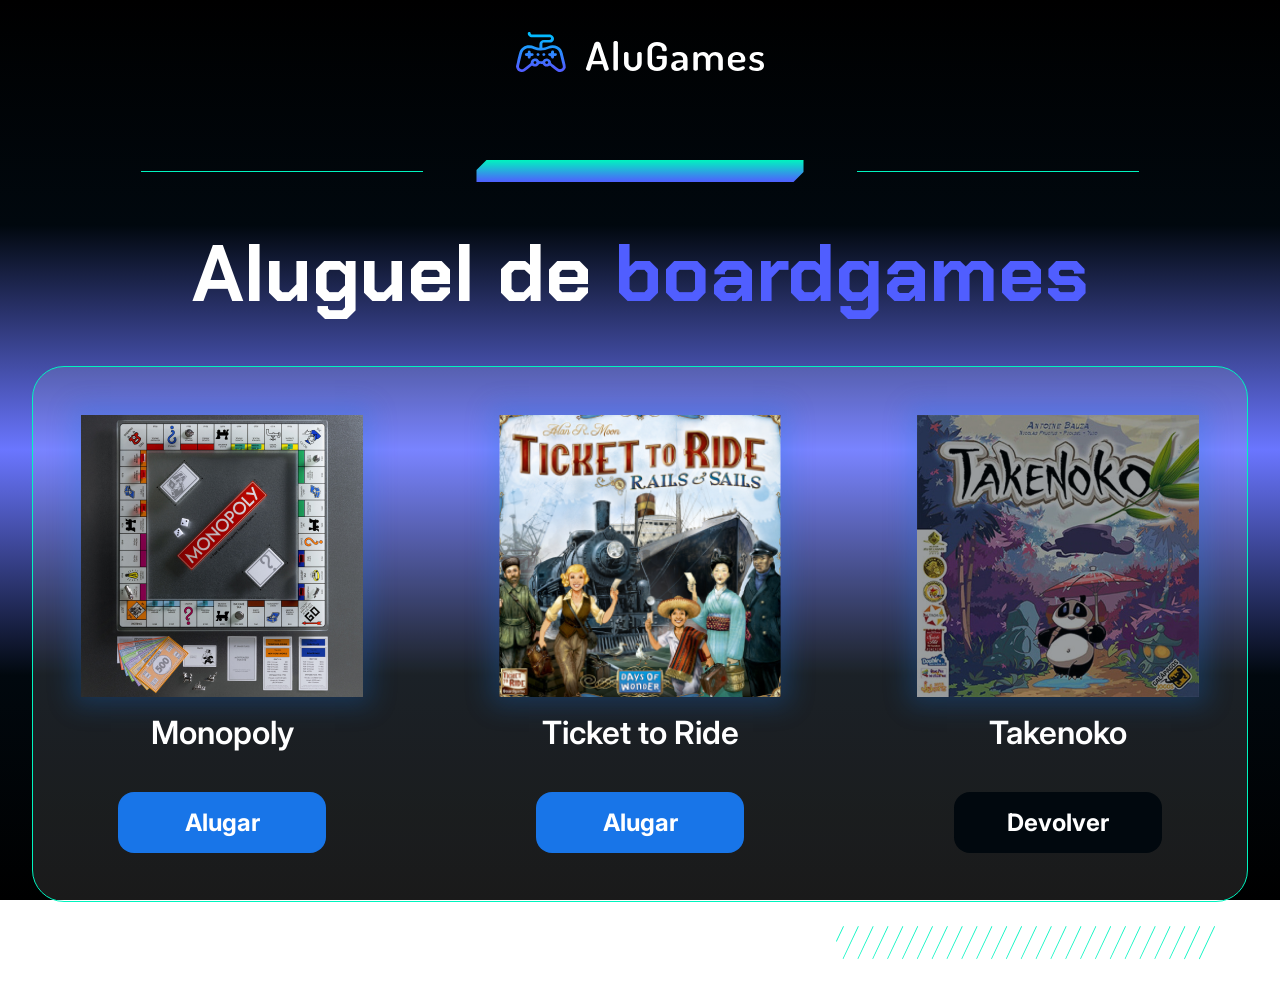
<file: alugames/index.html>
<!DOCTYPE html>
<html lang="en">

<head>
    <meta charset="UTF-8">
    <meta name="viewport" content="width=device-width, initial-scale=1.0">
    <title>AluGames</title>
    <link rel="stylesheet" href="css/main.css">
</head>

<body class="body">
    <main class="container main">
        <img src="img/logo.svg" alt="Logo AluGames">
        <section class="divisor">
            <div class="divisor__line"></div>
            <img src="img/fade_bar.svg" alt="Visual bar" class="divisor__bar">
            <div class="divisor__line"></div>
        </section>
        <h1 class="page-title">Aluguel de <span class="page-title__emphasis">boardgames</span></h1>
        <section class="dashboard">
            <ul class="dashboard__items">
                <li class="dashboard__items__item" id="game-1">
                    <div class="dashboard__item__img">
                        <img src="img/monopoly.png" alt="Capa jogo Monopoly">
                    </div>
                    <p class="dashboard__item__name">Monopoly</p>
                    <a onclick="alterarStatus(1)" href="#" class="dashboard__item__button">Alugar</a>
                </li>
                <li class="dashboard__items__item" id="game-2">
                    <div class="dashboard__item__img">
                        <img src="img/ticket_to_ride.png" alt="Capa jogo Ticket to Ride">
                    </div>
                    <p class="dashboard__item__name">Ticket to Ride</p>
                    <a onclick="alterarStatus(2)" href="#" class="dashboard__item__button">Alugar</a>
                </li>
                <li class="dashboard__items__item" id="game-3">
                    <div class="dashboard__item__img dashboard__item__img--rented">
                        <img src="img/takenoko.png" alt="Capa jogo Takenoko">
                    </div>
                    <p class="dashboard__item__name">Takenoko</p>
                    <a onclick="alterarStatus(3)" href="#" class="dashboard__item__button dashboard__item__button--return">Devolver</a>
                </li>
            </ul>
        </section>
        <img src="img/hachuras.svg" alt="Visual hachuras" class="hachuras">
    </main>

    <script src="js/app.js"></script>
</body>

</html>
</file>
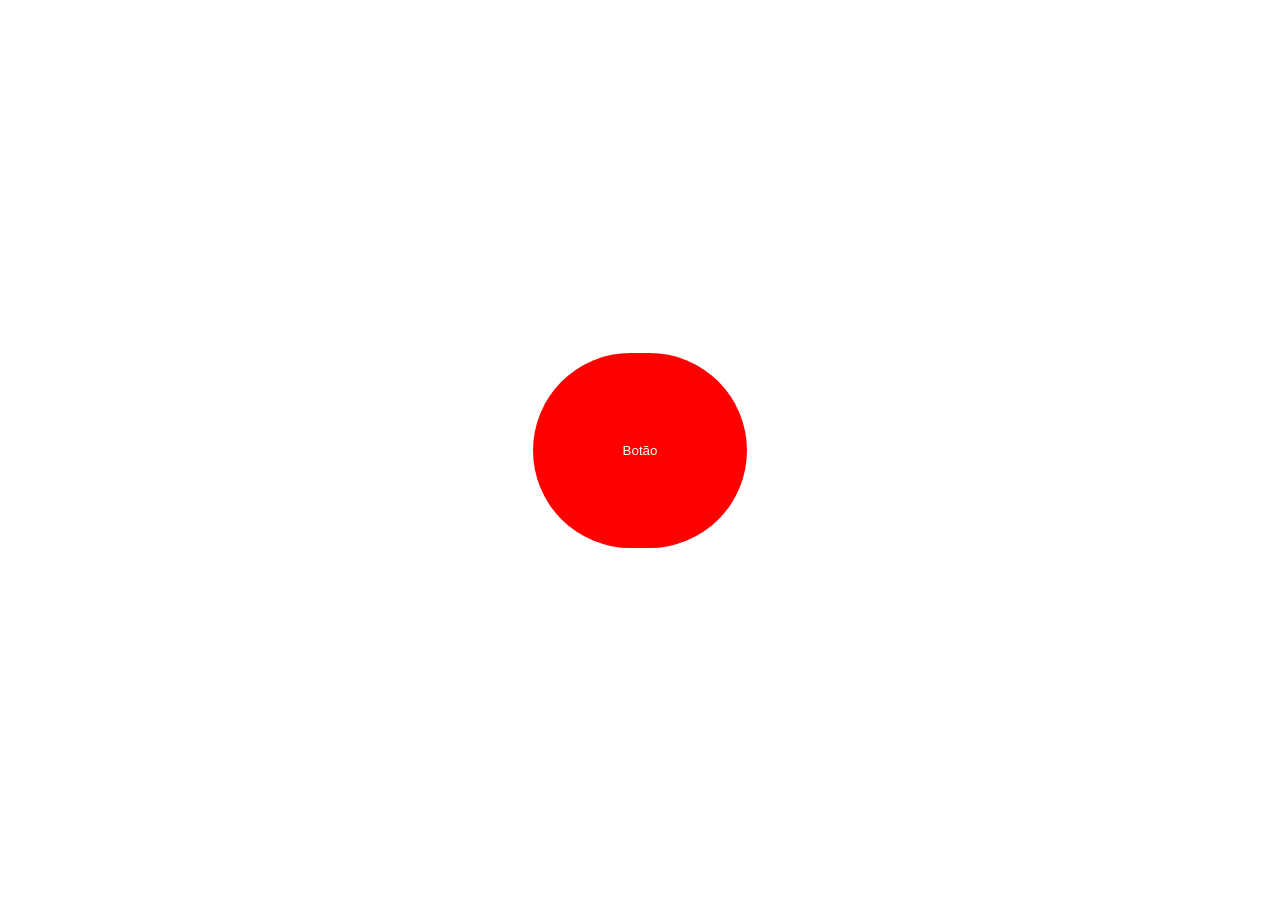
<file: desafio 2 - frutas/index.html>
<!DOCTYPE html>
<html lang="pt-br">
<head>
    <meta charset="UTF-8">
    <meta name="viewport" content="width=device-width, initial-scale=1.0">
    <title>Botão</title>
    <link rel="stylesheet" href="style.css">
</head>
<body>

    <div id="listaDeFrutas">

        <button id="botao" onclick=mostraLista()>Botão</button>

        
    </div>

    

    <script src="app.js" defer></script>

</body>
</html>
</file>
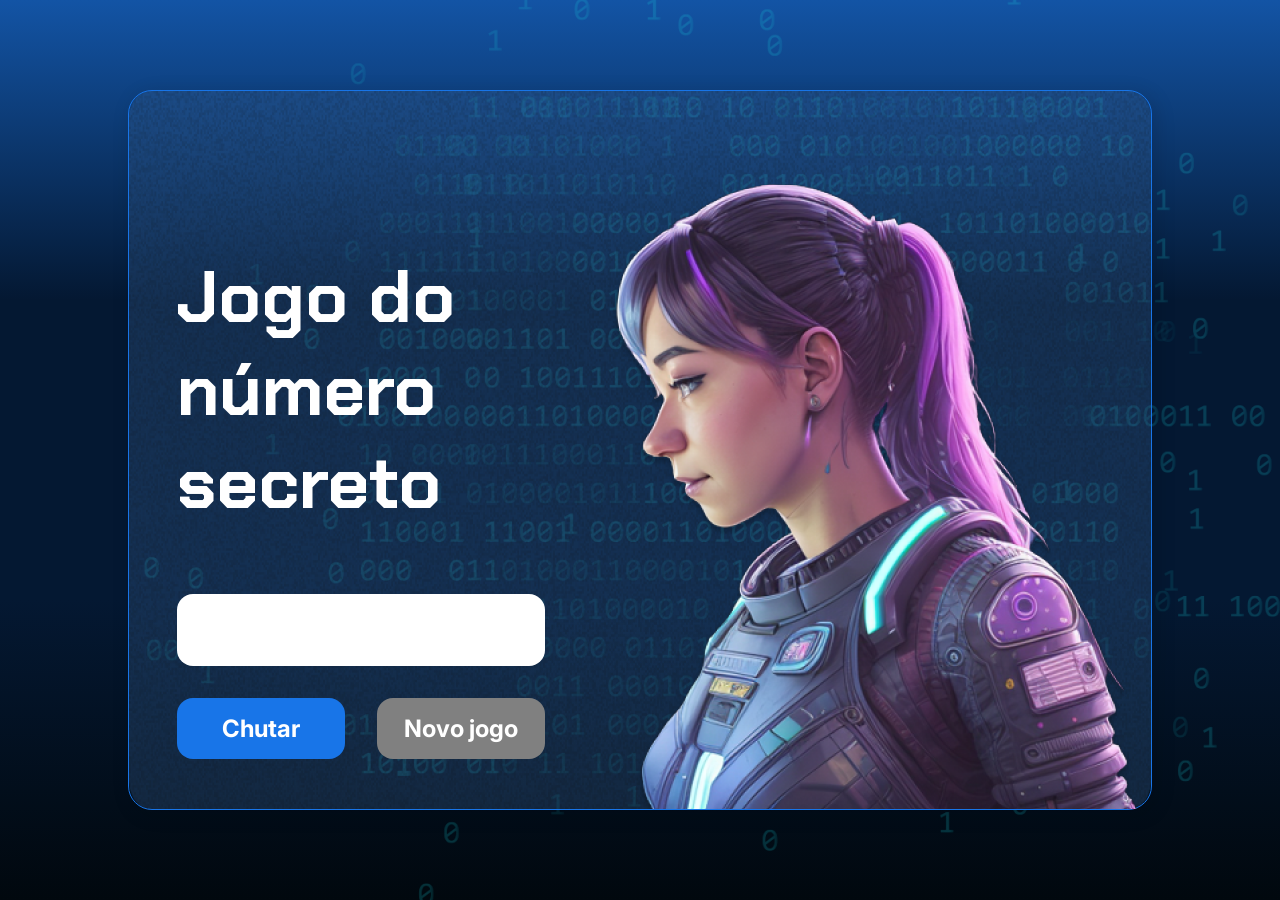
<file: js-curso-2-aula1/index.html>
<!DOCTYPE html>
<html lang="pt-br">

<head>
    <meta charset="UTF-8">
    <meta name="viewport" content="width=device-width, initial-scale=1.0">
    <script src="https://code.responsivevoice.org/responsivevoice.js"></script>
    <link rel="preconnect" href="https://fonts.googleapis.com">
    <link rel="preconnect" href="https://fonts.gstatic.com" crossorigin>
    <link href="https://fonts.googleapis.com/css2?family=Chakra+Petch:wght@700&family=Inter:wght@400;700&display=swap"
        rel="stylesheet">
    <link rel="stylesheet" href="style.css">
    <title>JS Game</title>
</head>

<body>

    <div class="container">
        <div class="container__conteudo">
            <div class="container__informacoes">
                <div class="container__texto">
                    <h1></h1>
                    <p class="texto__paragrafo"></p>
                </div>
                <input type="number" min="1" max="10" class="container__input">
                <div class="chute container__botoes">
                    <button onclick="verificarChute()" class="container__botao">Chutar</button>
                    <button onclick="reiniciarJogo()" id="reiniciar" class="container__botao" disabled>Novo jogo</button>
                </div>
            </div>
            <img src="./img/ia.png" alt="Uma pessoa olhando para a esquerda" class="container__imagem-pessoa" />
        </div>
    </div>




    <script src="app.js" defer></script>
</body>

</html>
</file>
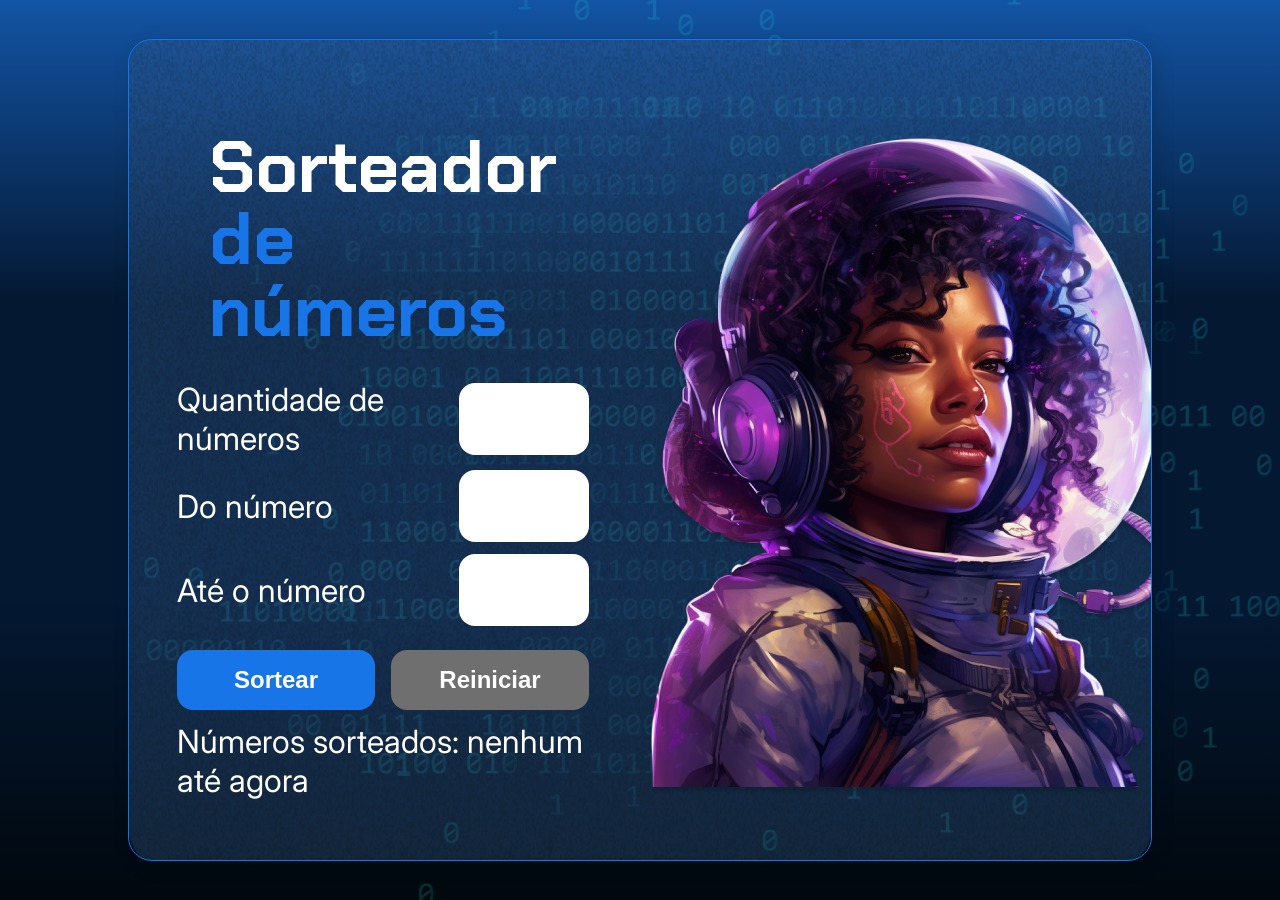
<file: sorteador-numeros/index.html>
<!DOCTYPE html>
<html lang="pt-br">

<head>
    <meta charset="UTF-8">
    <meta name="viewport" content="width=device-width, initial-scale=1.0">
    <link rel="preconnect" href="https://fonts.googleapis.com">
    <link rel="preconnect" href="https://fonts.gstatic.com" crossorigin>
    <link href="https://fonts.googleapis.com/css2?family=Chakra+Petch:wght@700&family=Inter:wght@400;700&display=swap" rel="stylesheet">
    <link rel="stylesheet" href="style.css">
    <title>Sorteador de números</title>
</head>

<body>
    <div class="container">
        <div class="container__conteudo">
            <div class="container__informacoes">
                <div class="container__texto">
                    <h1>Sorteador<span class="container__texto-azul"> de números</span></h1>

                    <div class="container__campo">
                        <label class="texto__paragrafo">Quantidade de números</label>
                        <input class="container__input" id="quantidade" type="number" min="1">
                    </div>
                    
                    <div class="container__campo">
                        <label class="texto__paragrafo">Do número</label>
                        <input class="container__input" id="de" type="number" min="1">
                    </div>
                    
                    <div class="container__campo">
                        <label class="texto__paragrafo">Até o número</label>
                        <input class="container__input" id="ate" type="number" min="1">
                    </div>
                </div>
                
                <div class="chute container__botoes">
                    <button onclick="sortear()" id="btn-sortear" class="container__botao">Sortear</button>
                    <button onclick="reiniciar()" id="btn-reiniciar" class="container__botao-desabilitado" >Reiniciar</button>
                </div>

                <div class="container__texto" id="resultado">
                   <label class="texto__paragrafo">Números sorteados:  nenhum até agora</label> 
                </div>
            </div>

            <img src="./img/ia.png" alt="Uma pessoa com capacete de astronauta" class="container__imagem-pessoa" />
        </div>
    </div>

    <script src="app.js" defer></script>
</body>

</html>
</file>
<file: alugames/css/main.css>
@import url(_reset.css);
@import url('https://fonts.googleapis.com/css2?family=Chakra+Petch:wght@700&family=Inter:wght@600;700&display=swap');

.body {
    color: #FFFFFF;

    min-height: 100vh;

    background: rgb(0, 0, 0);
    background: linear-gradient(to bottom, rgba(0, 0, 0, 1) 0%, rgba(1, 8, 14, 1) 25%, rgba(80, 94, 255, 0.85) 50%, rgba(1, 8, 14, 1) 75%, rgba(0, 0, 0, 1) 100%);
    background-repeat: no-repeat;
    background-attachment: fixed;

    display: flex;
    flex-direction: column;
    justify-content: center;

    padding: 2rem;
}

@media screen and (min-width: 1440px) {
    .body {
        padding: 2rem calc((100vw - 1086px)/2);
    }
}

.main {
    display: flex;
    flex-direction: column;
    align-items: center;
}

.divisor {
    display: flex;
    gap: 53px;
    align-items: center;

    margin: 88px 0px 40px;
}

.divisor__line {
    height: 1px;
    width: 282px;
    background-color: #00F4BF;
}

.page-title {
    font-family: 'Chakra Petch', sans-serif;
    font-weight: 700;
    font-size: 5rem;

    margin-bottom: 2.5rem;
}

.page-title__emphasis {
    color: #505EFF;
}

.dashboard {
    background-color: rgba(255, 255, 255, 0.1);

    border-radius: 2rem;
    border-width: 1px;
    border-style: solid;
    border-color: #00F4BF;

    padding: 3rem;
    width: 100%;
}

.dashboard__items {
    display: flex;
    justify-content: space-between;
}

.dashboard__items__item {
    display: flex;
    flex-direction: column;
    align-items: center;
    justify-content: flex-start;

    font-family: 'Inter', sans-serif;
}

.dashboard__item__img {
    box-shadow: 0px 0px 24px 8px rgba(24, 118, 232, 0.25);

    margin-bottom: 1rem;
}

.dashboard__item__img--rented {
    position: relative;
}

.dashboard__item__img--rented::after {
    content: "";
    display: block;
    width: 100%;
    height: 100%;

    position: absolute;
    top: 0;
    
    background-color: rgba(1, 8, 14, 0.4);
}

.dashboard__item__name {
    font-weight: 600;
    font-size: 2rem;

    margin-bottom: 2.5rem;
}

.dashboard__item__button {
    display: flex;
    justify-content: center;

    font-weight: 700;
    font-size: 1.5rem;

    padding: 1rem 1.5rem;
    min-width: 13rem;

    border-radius: 1rem;

    background-color: #1875E8;
}

.dashboard__item__button--return {
    background-color: #01080E;
}

.hachuras {
    margin-top: 1.5rem;
    margin-right: 33px;
    align-self: flex-end;
}
</file>
<file: desafio 2 - frutas/style.css>
/* body {
    margin: 0;
    display: flex;
    justify-content: center;
    align-items: center;
    height: 100vh;
}

button {
    background-color: red;
    color: white;
    border: none;
    padding: 50px 50px;
    cursor: pointer;
}

button {
    border-radius: 100px;
  } */

  body {
    margin: 0;
    display: flex;
    justify-content: center;
    align-items: center;
    height: 100vh;
}

button {
    background-color: red;
    color: white;
    border: none;
    padding: 90px 90px;
    cursor: pointer;
    border-radius: 100px;
}

#listaDeFrutas{
    box-sizing: border-box;
    margin: 0;
    padding: 0;
    color: black;
}
</file>
<file: js-curso-2-aula1/style.css>
* {
    box-sizing: border-box;
    margin: 0;
    padding: 0;
    color: white;
}

body {
    background: linear-gradient(#1354A5 0%, #041832 33.33%, #041832 66.67%, #01080E 100%);
    height: 100vh;
    display: flex;
    align-items: center;
    justify-content: center;
}


body::before {
    background-image: url("img/code.png");
    background-repeat: no-repeat;
    background-position: right;
    content: "";
    display: block;
    position: absolute;
    width: 100%;
    height: 100%;
    opacity: 0.4;
}

.container {
    width: 80%;
    height: 80%;
    display: flex;
    align-items: center;
    justify-content: space-between;
    border-radius: 24px;
    border: 1px solid #1875E8;
    box-shadow: 4px 4px 20px 0px rgba(1, 8, 14, 0.15);
    background-image: url("img/Ruido.png");
    background-size: 100% 100%;
    position: relative;
}


.container__conteudo {
    display: flex;
    align-items: center;
    position: absolute;
    bottom: 0;
}

.container__informacoes {
    flex: 1;
    padding: 3rem;
}

.container__botao {
    border-radius: 16px;
    background: #1875E8;
    padding: 16px 24px;
    width: 100%;
    font-size: 24px;
    font-weight: 700;
    border: none;
    margin-top: 2rem;
}

.container__texto {
    margin: 16px 0 16px 0;
}

.container__texto-azul {
    color: #1875E8;
}

.container__input {
    width: 100%;
    height: 72px;
    border-radius: 16px;
    background-color: #FFF;
    border: none;
    color: #1875E8;
    padding: 2rem;
    font-size: 24px;
    font-weight: 700;
    font-family: 'Inter', sans-serif;
}

.container__botoes {
    display: flex;
    gap: 2em;
}

h1 {
    font-family: 'Chakra Petch', sans-serif;
    font-size: 72px;
    padding-bottom: 3rem;
}

p,
button {
    font-family: 'Inter', sans-serif;
}

.texto__paragrafo {
    font-size: 32px;
    font-weight: 400;
}

button:disabled {
    background-color: gray;
}

@media screen and (max-width: 1250px) {

    h1 {
        font-size: 50px;
    }

    .container__botao {
        font-size: 16px;
    }


    .texto__paragrafo {
        font-size: 24px;
    }

    .container__imagem-pessoa {
        display: none;
    }

    .container__conteudo {
        display: block;
        position: inherit;
    }

    .container__informacoes {
        padding: 1rem
    }
}
</file>
<file: sorteador-numeros/style.css>
* {
    box-sizing: border-box;
    margin: 0;
    padding: 0;
    color: white;
}

body {
    background: linear-gradient(#1354A5 0%, #041832 33.33%, #041832 66.67%, #01080E 100%);
    height: 100vh;
    display: flex;
    align-items: center;
    justify-content: center;
}

body::before {
    background-image: url("img/code.png");
    background-repeat: no-repeat;
    background-position: right;
    content: "";
    display: block;
    position: absolute;
    width: 100%;
    height: 100%;
    opacity: 0.4;
}

.container {
    width: 80%;
    min-height: 50vh;
    display: flex;
    align-items: center;
    justify-content: space-between;
    border-radius: 24px;
    border: 1px solid #1875E8;
    box-shadow: 4px 4px 20px 0px rgba(1, 8, 14, 0.15);
    background-image: url("img/Ruido.png");
    background-size: 100% 100%;
    position: relative;
    overflow: hidden;
}

.container__conteudo {
    display: flex;
    align-items: center;
    position: relative;
    width: 100%;
}

.container__informacoes {
    flex: 1;
    padding: 3rem;
}

.container__texto {
    margin: 12px 0;
    display: flex;
    flex-direction: column;
}

.container__texto-azul {
    color: #1875E8;
    display: block;

}

.container__campo {
    display: flex;
    align-items: center;
    justify-content: space-between;
    margin-bottom: 12px;
}

.container__input {
    width: 130px;
    height: 72px;
    border-radius: 16px;
    background-color: #FFF;
    border: none;
    color: #1875E8;
    padding: 2rem;
    font-size: 24px;
    font-weight: 700;
    font-family: 'Inter', sans-serif;
}

.container__botoes {
    display: flex;
    flex-direction: row;
    gap: 1em;
}

.container__botao {
    border-radius: 16px;
    background: #1875E8;
    padding: 16px 24px;
    font-size: 24px;
    width: 100%;
    font-weight: 700;
    border: none;
    cursor: pointer;
}

.container__botao-desabilitado {
    border-radius: 16px;
    background: #6f6f70;
    padding: 16px 24px;
    font-size: 24px;
    width: 100%;
    font-weight: 700;
    border: none;
    cursor: not-allowed;
}

h1 {
    font-family: 'Chakra Petch', sans-serif;
    font-size: 72px;
    font-style: normal;
    font-weight: 700;
    line-height: 100%;
    padding: 2rem;
}

.texto__paragrafo {
    color: #FFF;
    font-family: 'Inter';
    font-size: 32px;
    font-style: normal;
    font-weight: 400;
    line-height: normal;
}

.container__imagem-pessoa {
    max-width: 100%;
    height: auto;
    margin-top: 2rem;
}

button:disabled {
    background-color: gray;
}

@media screen and (max-width: 1250px) {
    .container__imagem-pessoa {
        display: none;
    }

    h1 {
        font-size: 50px;
    }
}
</file>
